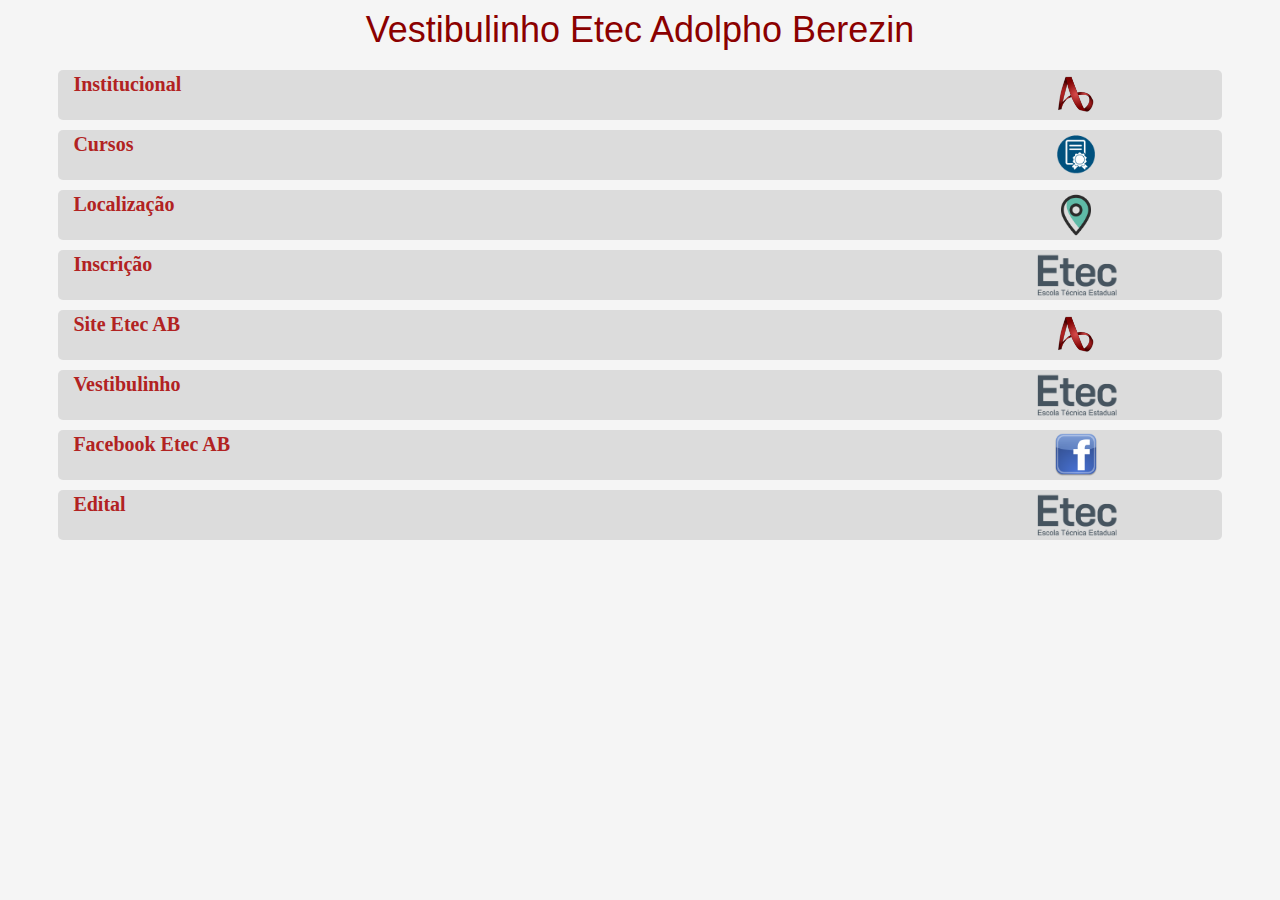
<file: www/index.html>
<!DOCTYPE HTML>
<html>
<head>
  <meta charset="utf-8">
  <meta name="viewport" content="width=device-width, initial-scale=1, maximum-scale=1, user-scalable=no">
  <meta http-equiv="Content-Security-Policy" content="default-src * data: gap: https://ssl.gstatic.com; style-src * 'unsafe-inline'; script-src * 'unsafe-inline' 'unsafe-eval'">
  <script src="components/loader.js"></script>
  <script src="components/comando.js"></script>
  <script src="components/jquery-3.3.1.min.js"></script>
  <script src="js/bootstrap.min.js"></script>

  <link rel="stylesheet" href="components/loader.css">
  <link rel="stylesheet" href="css/bootstrap.css">
  <link rel="stylesheet" href="css/style.css">

</head>
<body>
  <div class="container">
    <div class="row">
      <div class="col-xs-12">
        <h1>Vestibulinho Etec Adolpho Berezin</h1>
      </div>
    </div>

    <a href="institucional.html"><div class="row linkcomp" onclick="abrirInstitucional()">
      <div class="col-xs-9 clbl">
        <label class="lblindex">Institucional</label>
      </div>
      <div class="col-xs-3">
        <img src="img/logoetec.png" class="imgbtn">
      </div>
    </div></a>
    
    <a href="cursos.html"><div class="row linkcomp" onclick="abrirCursos()">
      <div class="col-xs-9 clbl">
        <label class="lblindex">Cursos</label>
      </div>
      <div class="col-xs-3">
        <img src="img/cursos.png" class="imgbtn">
      </div>
    </div></a>
    
    <a href="mapa.html"><div class="row linkcomp" id="" onclick="abrirMapa()">
      <div class="col-xs-9 clbl">
        <label class="lblindex">Localização</label>
      </div>
      <div class="col-xs-3">
        <img src="img/pin.png" class="imgbtn">
      </div>
    </div></a>

    <a href="https://www.vestibulinhoetec.com.br/candidato/dados-acesso.asp"><div class="row linkcomp" id="">
      <div class="col-xs-9 clbl">
        <label class="lblindex">Inscrição</label>
      </div>
      <div class="col-xs-3">
        <img src="img/logotipo-etec.png" class="imgbtn">
      </div>
    </div></a>
    
    <a href="http://eteab.com.br/cms/"><div class="row linkcomp" id="">
      <div class="col-xs-9 clbl">
        <label class="lblindex">Site Etec AB</label>
      </div>
      <div class="col-xs-3">
        <img src="img/logoetec.png" class="imgbtn">
      </div>
    </div></a>

    <a href="https://www.vestibulinhoetec.com.br/home/"><div class="row linkcomp" id="">
      <div class="col-xs-9 clbl">
        <label class="lblindex">Vestibulinho</label>
      </div>
      <div class="col-xs-3">
        <img src="img/logotipo-etec.png" class="imgbtn">
      </div>
    </div></a>
    
    <a href="https://pt-br.facebook.com/etecab/"><div class="row linkcomp" id="">
      <div class="col-xs-9 clbl">
        <label class="lblindex">Facebook Etec AB</label>
      </div>
      <div class="col-xs-3">
        <img src="img/fblogo.png" class="imgbtn">
      </div>
    </div></a>

    <a href="https://www.vestibulinhoetec.com.br/documentos/"><div class="row linkcomp" id="">
      <div class="col-xs-9 clbl">
        <label class="lblindex">Edital</label>
      </div>
      <div class="col-xs-3">
        <img src="img/logotipo-etec.png" class="imgbtn">
      </div>
    </div></a>

  </div>
</body>
</html>
</file>
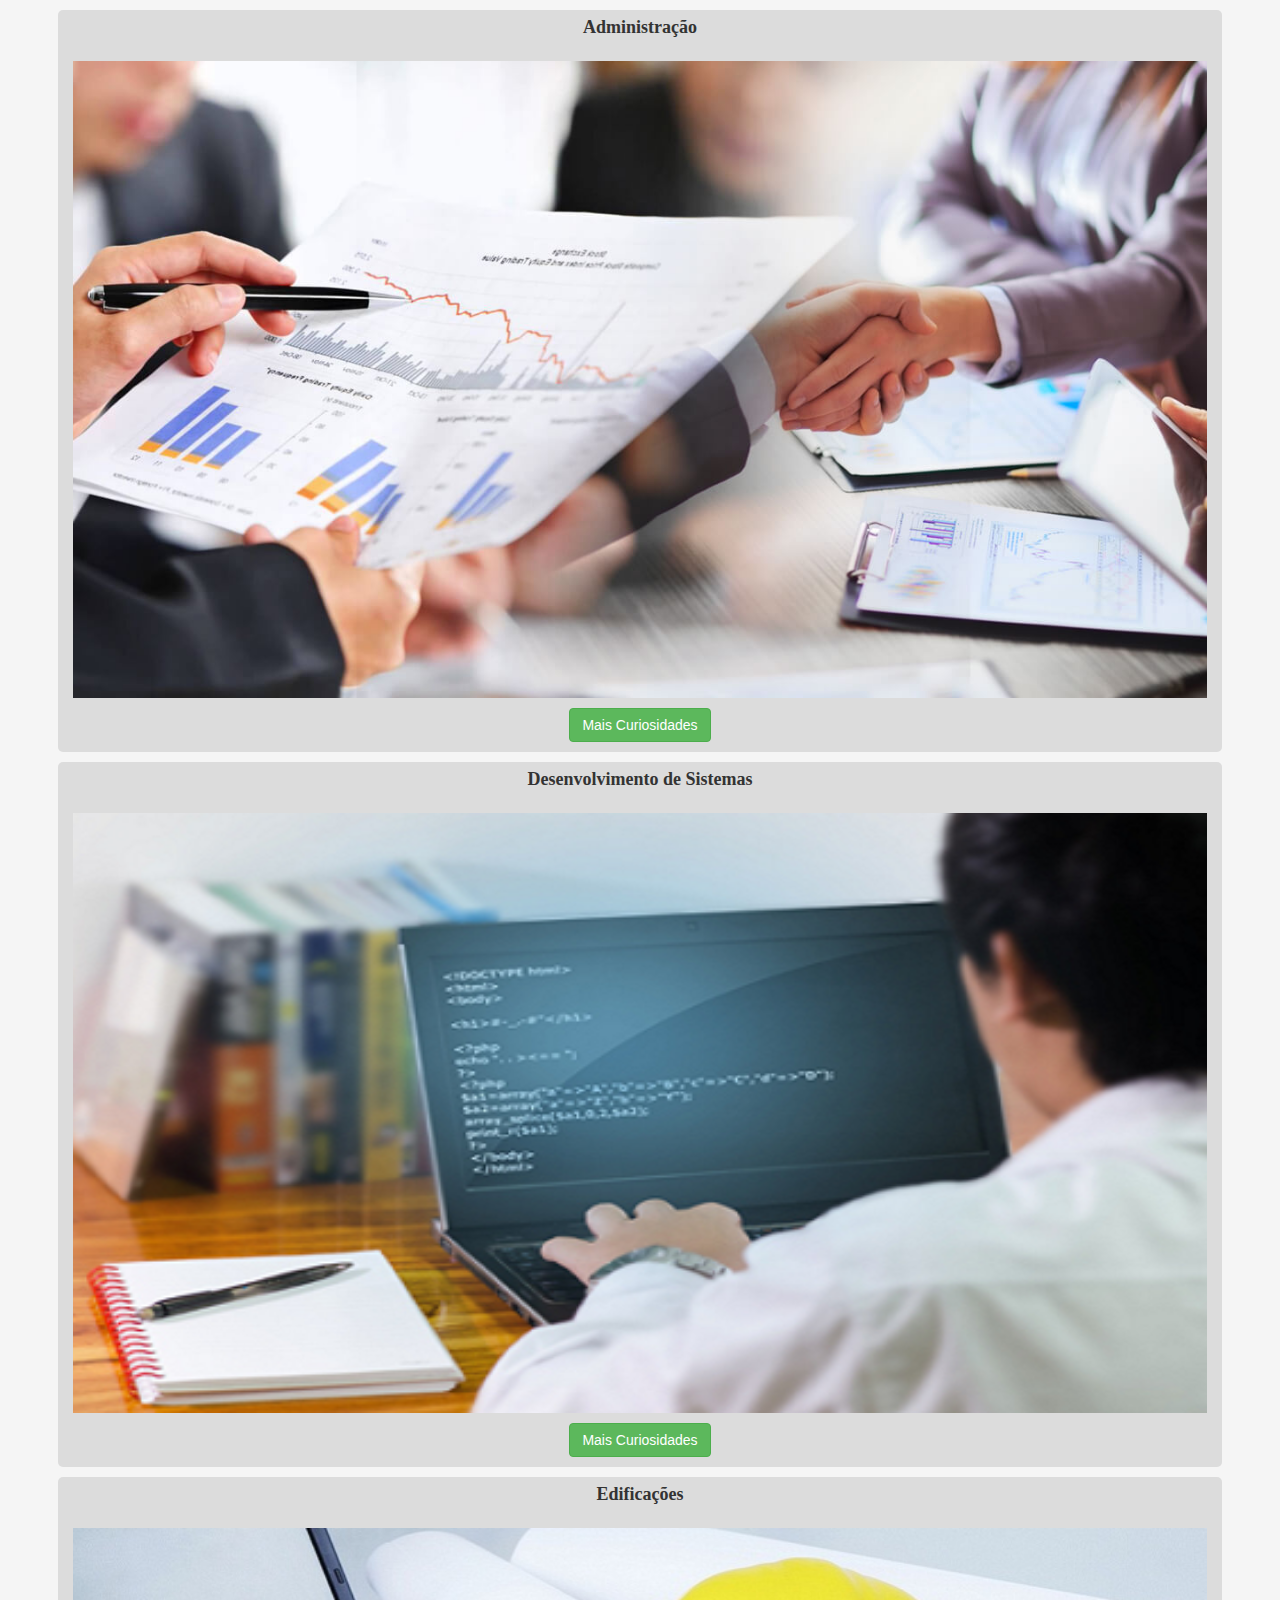
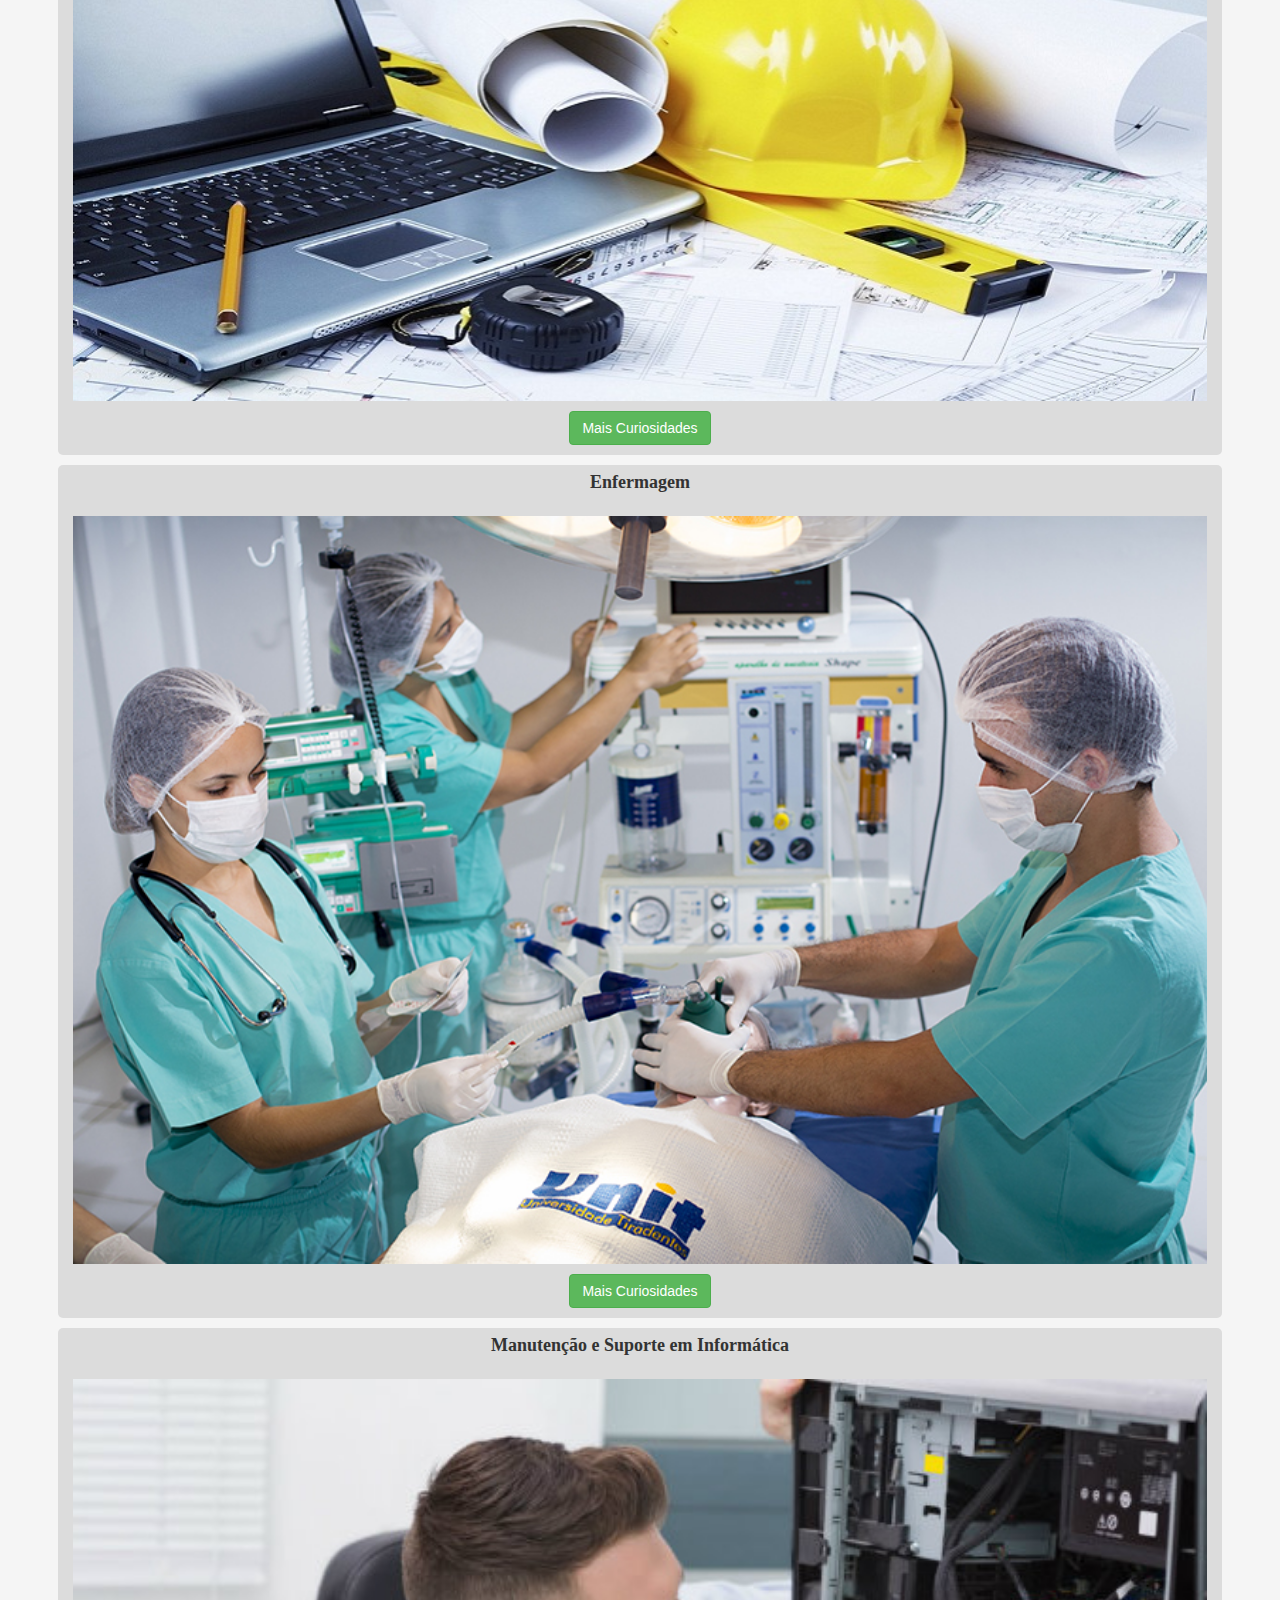
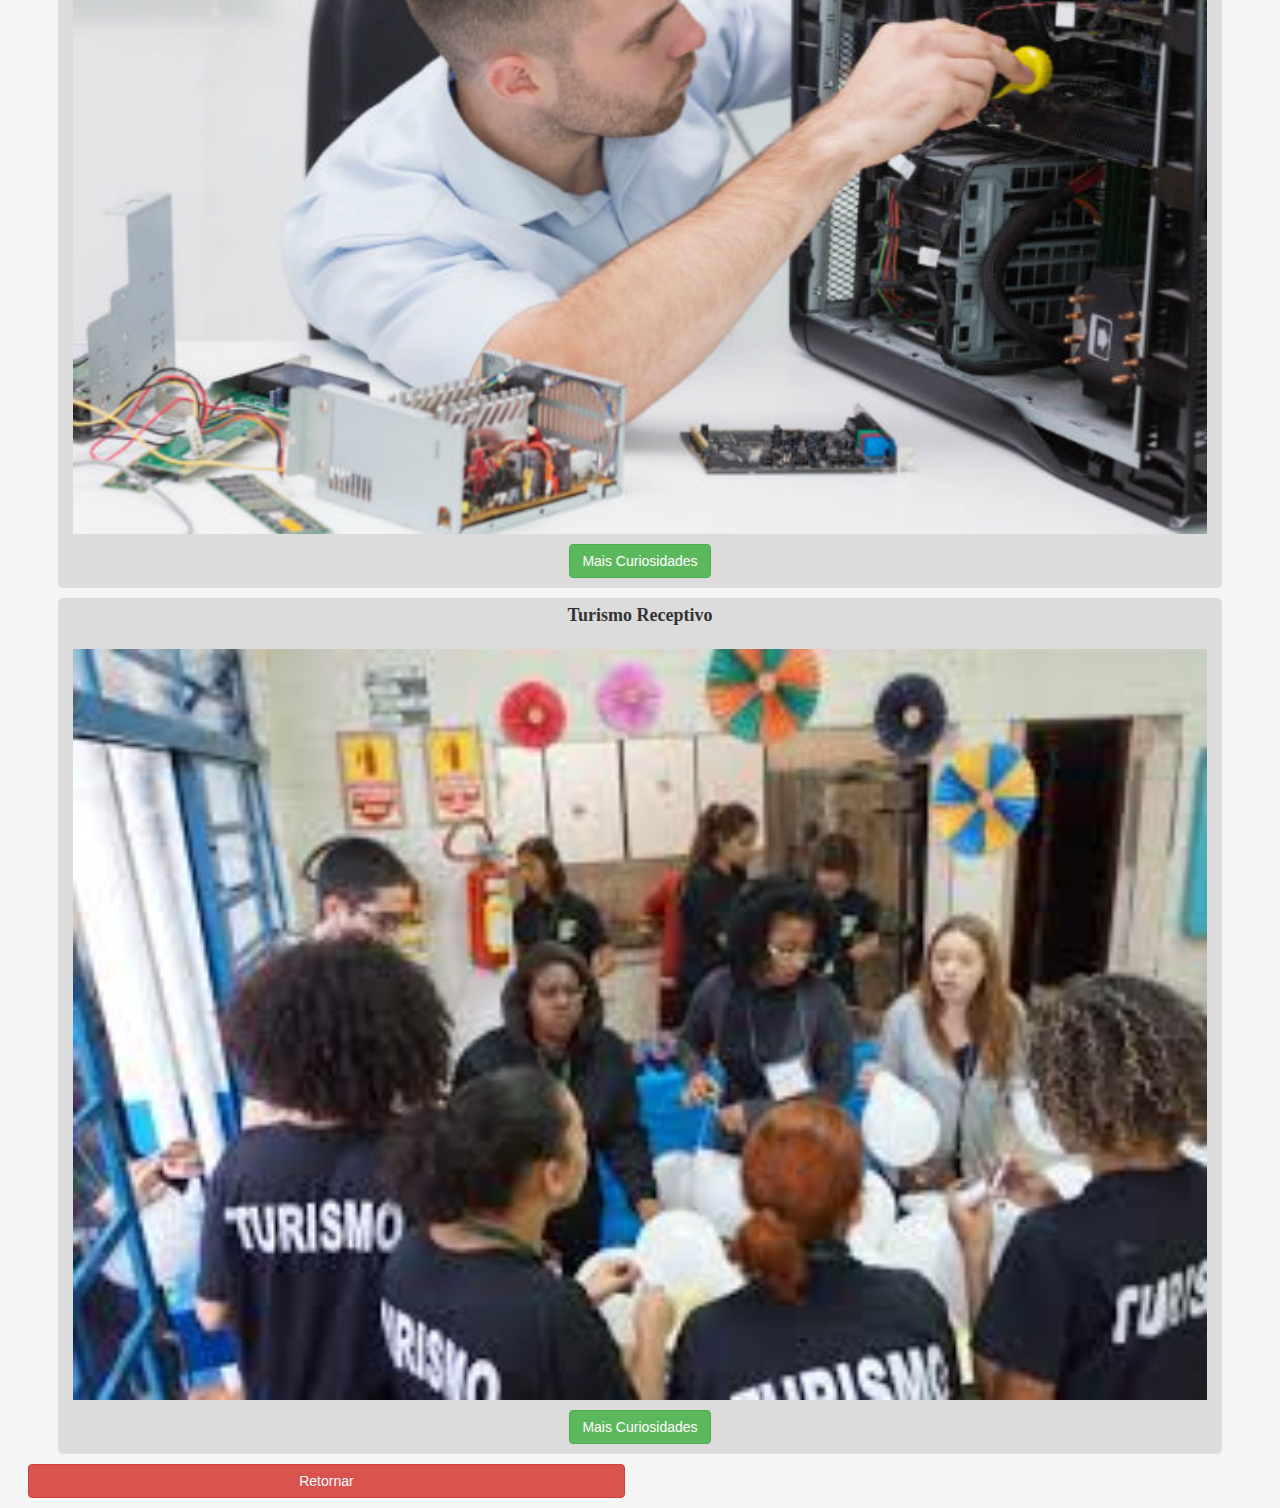
<file: www/cursos.html>
<!DOCTYPE HTML>
<html>
<head>
  <meta charset="utf-8">
  <meta name="viewport" content="width=device-width, initial-scale=1, maximum-scale=1, user-scalable=no">
  <meta http-equiv="Content-Security-Policy" content="default-src * data: gap: https://ssl.gstatic.com; style-src * 'unsafe-inline'; script-src * 'unsafe-inline' 'unsafe-eval'">
  <script src="components/loader.js"></script>
  <script src="components/jquery-3.3.1.min.js"></script>
  <script src="components/comando.js"></script>
  <script src="js/bootstrap.min.js"></script>

  <link rel="stylesheet" href="components/loader.css">
  <link rel="stylesheet" href="css/bootstrap.css">
  <link rel="stylesheet" href="css/style.css">

</head>
<body>
    <div class="container">
      <!--
      <div class="row rcursos">
        <div class="col-xs-12">
          
          <div id="carousel" class="carousel slide" date-ride="carousel">
              <ol class="carousel-indicators">
               <li date-target="#carousel" data-slide-to="1" class="active"></li>
               <li date-target="#carousel" data-slide-to="2" ></li>
               <li date-target="#carousel" data-slide-to="3" ></li>
               <li date-target="#carousel" data-slide-to="4" ></li>
               <li date-target="#carousel" data-slide-to="5" ></li>
               <li date-target="#carousel" data-slide-to="6" ></li>
              </ol>
              <div class="carousel-inner" role="listbox">
               <div class="item active">
                 <img src="img/administracao.jpg" alt="">
                 <div class="carousel-caption">
                   <label class="administracao" data-toggle="modal" data-target="#modal" id="administracao">Administração</label>
                 </div>
                </div>
                <div class="item">
                  <img src="img/desenvolvedor.png" alt="">
                  <div class="carousel-caption">
                    <label class="desenvolvedor" data-toggle="modal" data-target="#modal2" id="desenvolvedor">Desenvolvimento de Sistemas</label>
                  </div>
                </div>
                <div class="item">
                  <img src="img/edificacoes.jpg" alt="">
                  <div class="carousel-caption">
                    <label class="desenvolvedor" data-toggle="modal" data-target="#modal3" id="edificacoes">Edificações</label>
                  </div>
                </div>
                <div class="item">
                  <img src="img/enfermagem.jpg" alt="">
                  <div class="carousel-caption">
                    <label class="enfermagem" data-toggle="modal" data-target="#modal4" id="enfermagem">Enfermagem</label>
                  </div>
                </div>
                <div class="item">
                  <img src="img/manutencao.jpg" alt="">
                  <div class="carousel-caption">
                    <label class="manutencao" data-toggle="modal" data-target="#modal5" id="manutencao">Manutenção e Suporte em Informática</label>
                 </div>
                </div>
                 <div class="item">
                  <img src="img/" alt="">
                  <div class="carousel-caption">
                    <label class="turismo" data-toggle="modal" data-target="#modal6" id="turismo">Turismo Receptivo</label>
                 </div>
               </div>
              </div>
               <a href="#carousel" class="left carousel-control" data-slide="prev">
                 <span class="glyphicon glyphicon-chevron-left"></span>
             </a>
               <a href="#carousel" class="right carousel-control" data-slide="next">
                 <span class="glyphicon glyphicon-chevron-right"></span>
             </a>
            </div>
            
            <div id="carousel" class="carousel slide" data-ride="carousel">
              <ol class="carousel-indicators">
               <li date-target="#carousel" data-slide-to="0" class="active"></li>
               <li date-target="#carousel" data-slide-to="1" ></li>
               <li date-target="#carousel" data-slide-to="2" ></li>
               <li date-target="#carousel" data-slide-to="3" ></li>
               <li date-target="#carousel" data-slide-to="4" ></li>
               <li date-target="#carousel" data-slide-to="5" ></li>
              </ol>
              <div class="carousel-inner">
                <div class="item active">
                  <img src="img/administracao.jpg" class="">
                  <div class="carousel-caption">
                    <label data-toggle="modal" data-target="#modal">Administração</label>
                  </div>
                </div>
                <div class="item">
                  <img src="img/desenvolvedor.png" class="">
                  <div class="carousel-caption">
                    <label data-toggle="modal" data-target="#modal2">Desenvolvimento de Sistemas</label>
                  </div>
                </div>
                <div class="item">
                  <img src="img/edificacoes.jpg" class="">
                  <div class="carousel-caption">
                    <label data-toggle="modal" data-target="#modal3">Edificações</label>
                  </div>
                </div>
                <div class="item">
                  <img src="img/enfermagem.jpg" class="">
                  <div class="carousel-caption">
                    <label data-toggle="modal" data-target="#modal4">Enfermagem</label>
                  </div>
                </div>
                <div class="item">
                  <img src="img/manutencao.jpg" class="">
                  <div class="carousel-caption">
                    <label data-toggle="modal" data-target="#modal5">Manutenção e Suporte em Informática</label>
                  </div>
                </div>
                <div class="item">
                  <img src="img/turismo.jpg" class="">
                  <div class="carousel-caption">
                    <label data-toggle="modal" data-target="#modal6">Turismo Receptivo</label>
                  </div>
                </div>
              </div>
              <a href="#carousel" class="left carousel-control" role="button" data-slide="prev">
                <span class="glyphicon glyphicon-chevron-left" aria-hidden="true"></span>
              </a>
              <a href="#carousel" class="right carousel-control" role="button" data-slide="next">
                <span class="glyphicon glyphicon-chevron-right" aria-hidden="true"></span>
              </a>
            </div>
        </div>
      </div>
      -->
      <!-- Janela da modal 
      <!--
      <div class="modal fade" tabindex="-1" role="dialog" id="modal">
       <div class="modal-dialog" role="document">
        <div class="modal-content">
         <div class="modal-header">
           <h3>Administração</h3>
        </div>
        <div class="modal-body">
         <div class="row">
           <div class="col-xs-12">
             <p>Hoje em dia, o mercado de trabalho exige indivíduos que apresentem soluções imediatas e inovadoras. Sendo assim, o papel de um administrador é diagnosticar as falhas e, prontamente, apontar uma alternativa para remediar esse cenário. Além disso, o resumo de qualificações para administração conta com planejamento e liderança de equipes.

            Vale salientar que esta é uma das profissões mais versáteis, uma vez que qualquer empreendimento precisa de um administrador. Entidades, estabelecimentos comerciais, gestões públicas e organizações carecem de uma figura que mostre onde estão as suas vulnerabilidades, visando que essas falhas não aconteçam novamente.</p>
           </div>
         </div>
          <div class="modal-footer">
           <button type="button" class="btn btn-default" data-dismiss="modal">Sair</button>
          </div>
        </div>
      </div>
    </div>
     </div>
      <div class="modal fade" tabindex="-1" role="dialog" id="modal2">
      <div class="modal-dialog" role="document">
       <div class="modal-content">
         <div class="modal-header">
           <h3>Desenvolvimento de Sistema</h3>
        </div>
        <div class="modal-body">
         <div class="row">
           <div class="col-xs-12">
             <p>O curso de Análise e Desenvolvimento de Sistemas forma profissionais capazes de desenvolver, analisar, projetar, implementar e atualizar sistemas de informação para diversos setores de atividades.

            O estudante adquire uma base teórica sólida e uma intensa vivência prática na programação de projetos de computação.

            Ao final do curso, se qualifica para a criação de sistemas informatizados, com conhecimento de programação dos mais diversos tipos e linguagens operacionais. Para isso, gostar de cálculos e ter raciocínio rápido e lógico são fundamentais.

            Apesar de parecido com Sistemas de Informação, o curso de Análise e Desenvolvimento de Sistemas oferece ao aluno uma experiência mais intensa na resolução prática de problemas.

            Com a informatização de praticamente todos os setores da economia, a presença do profissional de informática e computação tornou-se imprescindível. No mercado de trabalho, ele pode atuar em empresas do setor público e privado, como empresas de Tecnologia de Informação (TI) e de telecomunicações.

            É importante que o profissional se mantenha atualizado sobre as linguagens de programação e os ambientes operacionais.</p>
            </div>
          </div>
        </div>
       </div>
      </div>
        </div>
         <div class="modal fade" tabindex="-1" role="dialog" id="modal3">
          <div class="modal-dialog" role="document">
           <div class="modal-content">
             <div class="modal-header">
               <h3>Enfermagem</h3>
             </div>
              <div class="modal-body">
               <div class="row">
                <div class="col-xs-12">
                 <p>O enfermeiro se dedica a promover, a manter e a restabelecer a saúde das pessoas, trabalhando em parceria com outros profissionais – médicos, nutricionistas e psicólogos, por exemplo. Este profissional é indispensável em hospitais, trabalha em clínicas e presta atendimento domiciliar. Coleta dados sobre o estado de saúde do paciente e define a conduta a ser seguida pela equipe de enfermagem.

                É responsável pela higiene, alimentação, administração de remédios e pelos curativos. No campo da saúde coletiva, atua em comunidades, na prevenção de doenças ou fazendo trabalho educativo.</p>
               </div>
             </div>
            </div>
          </div>
         </div>
         </div>
          <div class="modal fade" tabindex="-1" role="dialog" id="modal4">
           <div class="modal-dialog" role="document">
            <div class="modal-content">
             <div class="modal-header">
               <h3>Manutenção e Suporte de Informática</h3>
             </div>
              <div class="modal-body">
               <div class="row">
                <div class="col-xs-12">
                 <p>A informática ou Tecnologia da Informação (TI) é um componente indispensável nas organizações, na medida em que as soluções tecnológicas por ela geradas automatizam processos e são fonte de vantagens competitivas por meio da análise de cenários, apoio ao processo decisório, definição e implementação de novas estratégias organizacionais. Assim, cresce a preocupação com a coleta, o armazenamento, o processamento e a transmissão da informação.
 
                 O curso Técnico em Manutenção e Suporte em Informática tem por objetivo capacitar profissionais para fazer a instalação, configuração e manutenção de equipamentos de informática, a configuração e gerenciamento de redes de computadores, além de dar suporte na utilização dos mais diversos softwares e na identificação das necessidades de substituição ou atualização tecnológica.</p>
               </div>
             </div>
            </div>
          </div>
         </div>
          </div>
            <div class="modal fade" tabindex="-1" role="dialog" id="modal5">
           <div class="modal-dialog" role="document">
            <div class="modal-content">
             <div class="modal-header">
               <h3>Turismo</h3>
             </div>
              <div class="modal-body">
               <div class="row">
                <div class="col-xs-12">
                 <p>Este bacharel faz o planejamento, a organização, a promoção e a divulgação de viagens, eventos e atividades de lazer e de negócios. Elabora roteiros, acompanha turistas, organiza feiras, congressos e exposições. Em agências, operadoras e sites turísticos, comanda as vendas de passagens e reservas em hotéis.

                Pode gerenciar hotéis, empresas de eventos e empreendimentos de lazer, como parques temáticos. Em prefeituras e órgãos públicos, coordena a exploração turística de uma região, promovendo e divulgando as atrações locais. Você pode ingressar na carreira como tecnólogo.</p>
               </div>
             </div>
            </div>
          </div>
         </div>
          </div>
         <div class="row rmapa">
          <div class="col-xs-6">
            <button class="btn btn-danger btn-block" onclick="retornar()">Retornar</button>
        </div>
      </div>
      -->
      <div class="row linkcurso">
        <div class="col-xs-12">
          <label class="lblcurso">Administração</label>
          <img src="img/administracao.jpg" class="imgcurso">
           <button class="btn btn-success btncurso" data-toggle="modal" data-target="#administracao">Mais Curiosidades</button>
        </div>
      </div>

      <div class="row linkcurso">
        <div class="col-xs-12">
          <label class="lblcurso">Desenvolvimento de Sistemas</label>
          <img src="img/desenvolvedor.png" class="imgcurso">
           <button class="btn btn-success btncurso" data-toggle="modal" data-target="#desenvolvedor">Mais Curiosidades</button>
        </div>
      </div>

      <div class="row linkcurso">
        <div class="col-xs-12">
          <label class="lblcurso">Edificações</label>
          <img src="img/edificacoes.jpg" class="imgcurso">
          <button class="btn btn-success btncurso" data-toggle="modal" data-target="#edificacoes">Mais Curiosidades</button>
        </div>
      </div>

      <div class="row linkcurso">
        <div class="col-xs-12">
          <label class="lblcurso">Enfermagem</label>
          <img src="img/enfermagem.jpg" class="imgcurso">
           <button class="btn btn-success btncurso" data-toggle="modal" data-target="#enfermagem">Mais Curiosidades</button>
        </div>
      </div>

      <div class="row linkcurso">
        <div class="col-xs-12">
          <label class="lblcurso">Manutenção e Suporte em Informática</label>
          <img src="img/manutencao.jpg" class="imgcurso">
           <button class="btn btn-success btncurso" data-toggle="modal" data-target="#manutencao">Mais Curiosidades</button>
        </div>
      </div>

      <div class="row linkcurso">
        <div class="col-xs-12">
          <label class="lblcurso">Turismo Receptivo</label>
          <img src="img/turismo.jpg" class="imgcurso">
           <button class="btn btn-success btncurso" data-toggle="modal" data-target="#turismo">Mais Curiosidades</button>
        </div>
      </div>

      <div class="row">
        <div class="col-xs-6">
          <button class="btn btn-danger btn-block btncurso" onclick="retornar()">Retornar</button>
        </div>
      </div>

      

     <!-- Modal de Administração --> 
     <div id="administracao" class="modal fade" role="dialog" tabindex="-1">
      <div class="modal-dialog" role="document">
       <div class="modal-content">

        <div class="modal-header">
          <h3 class="modal-title">Administração</h3>
        </div>

         <div class="modal-body">
          <div class="row">
            <div class="col-xs-12">
              <p class="pmodal">
                Hoje em dia, o mercado de trabalho exige indivíduos que apresentem soluções imediatas e inovadoras. Sendo assim, o papel de um administrador é diagnosticar as falhas e, prontamente, apontar uma alternativa para remediar esse cenário. Além disso, o resumo de qualificações para administração conta com planejamento e liderança de equipes.<br>

                Vale salientar que esta é uma das profissões mais versáteis, uma vez que qualquer empreendimento precisa de um administrador. Entidades, estabelecimentos comerciais, gestões públicas e organizações carecem de uma figura que mostre onde estão as suas vulnerabilidades,  visando que essas falhas não aconteçam novamente.
              </p>
            </div>
          </div>
         </div>

         <div class="modal-footer">
          <button class="btn btn-danger" data-dismiss="modal">Fechar</button>
        </div>

       </div>
      </div>
     </div>
        <!-- Modal de Desenvolvimento de Sistema --> 
        <div id="desenvolvedor" class="modal fade" role="dialog" tabindex="-1">
         <div class="modal-dialog" role="document">
          <div class="modal-content">

            <div class="modal-header">
              <h3 class="modal-title">Desenvolvimento de Sistemas</h3>
            </div>

            <div class="modal-body">
              <div class="row">
                <div class="col-xs-12">
                  <p class="pmodal">
                    O curso de Desenvolvimento de Sistemas forma profissionais capazes de desenvolver, analisar, projetar, implementar e atualizar sistemas de informação para diversos setores de atividades.<br>

                    O estudante adquire uma base teórica sólida e uma intensa vivência prática na programação de projetos de computação.<br>
    
                    Ao final do curso, se qualifica para a criação de sistemas informatizados, com conhecimento de programação dos mais diversos tipos e linguagens operacionais. Para isso, gostar de cálculos e ter raciocínio rápido e lógico são fundamentais.<br>

                    Apesar de parecido com Informática, o curso de Desenvolvimento de Sistemas oferece ao aluno uma experiência mais intensa na resolução prática de problemas.<br>

                    Com a informatização de praticamente todos os setores da economia, a presença do profissional de informática e computação tornou-se imprescindível. No mercado de trabalho, ele pode atuar em empresas do setor público e privado, como empresas de Tecnologia de Informação (TI) e de telecomunicações.<br>

                    É importante que o profissional se mantenha atualizado sobre as linguagens de programação e os ambientes operacionais.
                  </p>
                </div>
              </div>
            </div>

            <div class="modal-footer">
              <button class="btn btn-danger" data-dismiss="modal">Fechar</button>
            </div>

          </div>
         </div>
        </div>

        <!-- Modal de edificações -->
        <div id="edificacoes" class="modal fade" role="dialog" tabindex="-1">
          <div class="modal-dialog" role="document">
            <div class="modal-content">
              
              <div class="modal-header">
                <h3 class="modal-title">Edificações</h3>
              </div>

              <div class="modal-body">
                <div class="row">
                  <div class="col-xs-12">
                    <p class="pmodal">
                      
                      O curso técnico em Edificações tem como principal objetivo fornecer conhecimentos para que o aluno tenha habilidades para interpretar e desenhar construções, elaborar orçamentos e cronogramas, gerenciar obras prediais e escolher materiais de boa qualidade.<br>

                      O curso prepara o aluno para que ele trabalhe dentro dos procedimentos legais, sempre levando em consideração a preservação ambiental e o respeito às leis. Além disso, oferece disciplinas que permitem fazer análises de projetos utilizando ferramentas computacionais, verificando qual é a viabilidade deles.<br>

                      O curso de Edificações possui disciplinas de diversas áreas do conhecimento. Matérias que envolvem desenhos estão presentes em todo o curso e é nelas que os alunos irão aprender a fazer esboços de obras e plantas.

                    </p>
                  </div>
                </div>
              </div>

              <div class="modal-footer">
                <button class="btn btn-danger" data-dismiss="modal">Fechar</button>
              </div>

            </div>
          </div>
        </div>

        <!-- Modal de Enfermagem --> 
        <div id="enfermagem" class="modal fade" role="dialog" tabindex="-1">
         <div class="modal-dialog" role="document">
          <div class="modal-content">

            <div class="modal-header">
              <h3 class="modal-title">Enfermagem</h3>
            </div>

            <div class="modal-body">
              <div class="row">
                <div class="col-xs-12">
                  <p class="pmodal">
                    O enfermeiro se dedica a promover, a manter e a restabelecer a saúde das pessoas, trabalhando em parceria com outros profissionais – médicos, nutricionistas e psicólogos, por exemplo. Este profissional é indispensável em hospitais, trabalha em clínicas e presta atendimento domiciliar. Coleta dados sobre o estado de saúde do paciente e define a conduta a ser seguida pela equipe de enfermagem.<br>

                    É responsável pela higiene, alimentação, administração de remédios e pelos curativos. No campo da saúde coletiva, atua em comunidades, na prevenção de doenças ou fazendo trabalho educativo.
                  </p>
                </div>
              </div>
            </div>

            <div class="modal-footer">
              <button class="btn btn-danger" data-dismiss="modal">Fechar</button>
            </div>

          </div>
         </div>
        </div>

        <!-- Modal de Manutenção de Informática --> 
       <div id="manutencao" class="modal fade" role="dialog" tabindex="-1">
        <div class="modal-dialog" role="document">
          <div class="modal-content">

            <div class="modal-header">
              <h3 class="modal-title">Manutenção e Suporte em Informática</h3>
            </div>

            <div class="modal-body">
              <div class="row">
                <div class="col-xs-12">
                  <p class="pmodal">
                    A informática ou Tecnologia da Informação (TI) é um componente indispensável nas organizações, na medida em que as soluções tecnológicas por ela geradas automatizam processos e são fonte de vantagens competitivas por meio da análise de cenários, apoio ao processo decisório, definição e implementação de novas estratégias organizacionais. Assim, cresce a preocupação com a coleta, o armazenamento, o processamento e a transmissão da informação.<br>
    
                    O curso Técnico em Manutenção e Suporte em Informática tem por objetivo capacitar profissionais para fazer a instalação, configuração e manutenção de equipamentos de informática, a configuração e gerenciamento de redes de computadores, além de dar suporte na utilização dos mais diversos softwares e na identificação das necessidades de substituição ou atualização tecnológica.
                  </p>
                </div>
              </div>
            </div>

            <div class="modal-footer">
              <button class="btn btn-danger" data-dismiss="modal">Fechar</button>
            </div>

          </div>
        </div>
       </div>

        <!-- Modal de turismo --> 
        <div id="turismo" class="modal fade" role="dialog" tabindex="-1">
         <div class="modal-dialog" role="document">
          <div class="modal-content">

            <div class="modal-header">
              <h3 class="modal-title">Turismo Receptivo</h3>
            </div>

            <div class="modal-body">
              <div class="row">
                <div class="col-xs-12">
                  <p class="pmodal">
                    O Técnico em Guia de Turismo é o profissional responsável por orientar e conduzir pessoas ou grupos durante traslados, passeios, visitas e viagens. Ele informa sobre aspectos socioculturais, históricos, ambientais, geográficos e outros de interesse do turista.<br>

                    Está sob as responsabilidades de um Técnico em Guia de Turismo apresentar aos visitantes opções de roteiros e itinerários turísticos disponíveis e, utilizar instrumentos de comunicação, localização, técnicas de condução, de interpretação ambiental e cultural, orientar e conduzir pessoas ou grupos durante traslados, passeios, visitas, viagens, com ética profissional e respeito ao ambiente, à cultura e à legislação.<br>

                    O Técnico em Guia de Turismo por ser o profissional responsável por orientar e conduzir pessoas ou grupos durante traslados, passeios, visitas e viagens se relaciona com a área Turística e Hoteleira.

                  </p>
                </div>
              </div>
            </div>

          <div class="modal-footer">
            <button class="btn btn-danger" data-dismiss="modal">Fechar</button>
          </div>

          </div>
         </div>
        </div>

    </div>
</body>
</html>
</file>
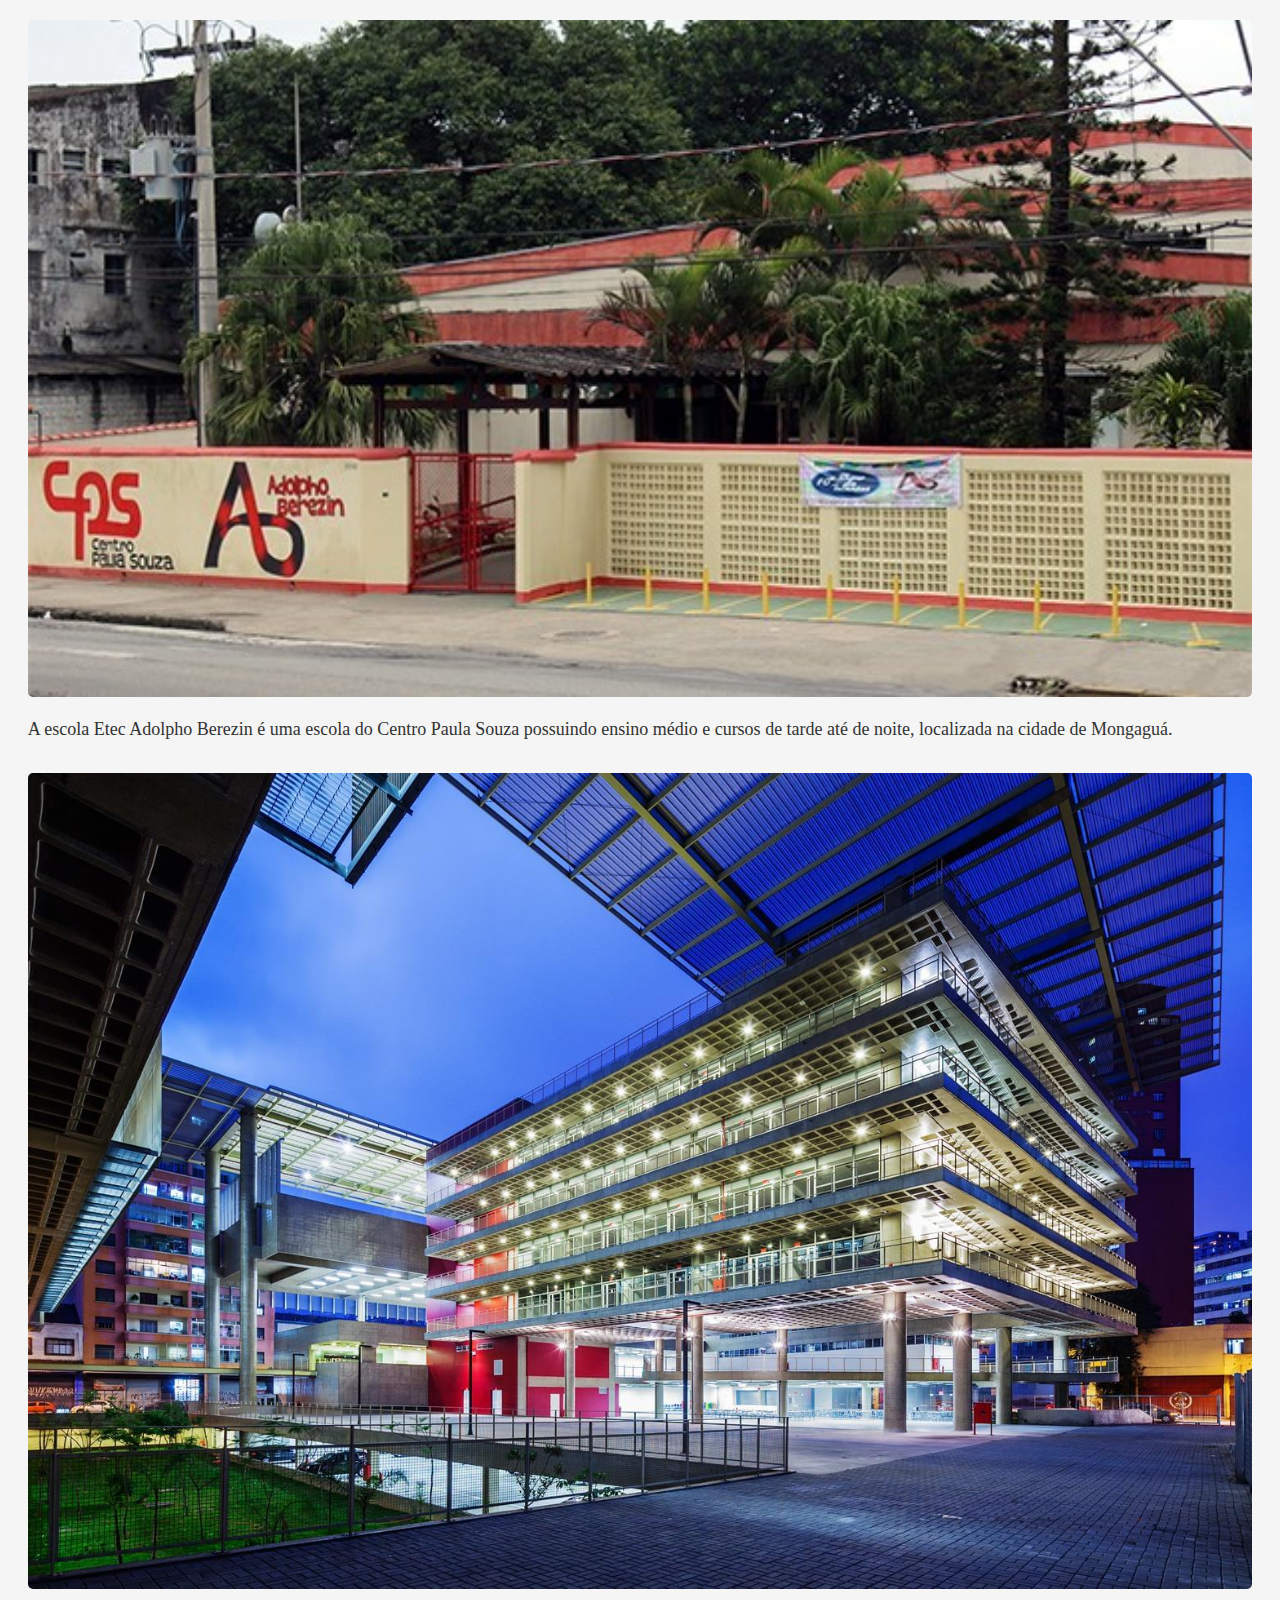
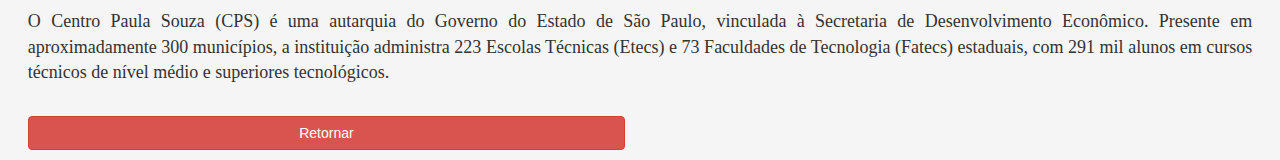
<file: www/institucional.html>
<!DOCTYPE HTML>
<html>
<head>
  <meta charset="utf-8">
  <meta name="viewport" content="width=device-width, initial-scale=1, maximum-scale=1, user-scalable=no">
  <meta http-equiv="Content-Security-Policy" content="default-src * data: gap: https://ssl.gstatic.com; style-src * 'unsafe-inline'; script-src * 'unsafe-inline' 'unsafe-eval'">
  <script src="components/loader.js"></script>
  <script src="components/jquery-3.3.1.min.js"></script>
  <script src="components/comando.js"></script>
  <script src="js/bootstrap.min.js"></script>

  <link rel="stylesheet" href="components/loader.css">
  <link rel="stylesheet" href="css/bootstrap.css">
  <link rel="stylesheet" href="css/style.css">

</head>
<body>
    <div class="container">
      <div class="row rinst">
        <div class="col-xs-12">
          <img src="img/etec.jpg" class="imginst">
        </div>
      </div>
      <div class="row rinst">
        <div class="col-xs-12">
          <p class="pinst">
            A escola Etec Adolpho Berezin é uma escola do Centro Paula Souza possuindo ensino médio e cursos de tarde até de noite, localizada na cidade de Mongaguá.
          </p>
        </div>
      </div>
      <div class="row rinst">
        <div class="col-xs-12">
          <img src="img/centropaulasouza.jpg " class="imginst">
        </div>
      </div>
      <div class="row rinst">
        <div class="col-xs-12">
          <p class="pinst">
            O Centro Paula Souza (CPS) é uma autarquia do Governo do Estado de São Paulo, vinculada à Secretaria de Desenvolvimento Econômico. Presente em aproximadamente 300 municípios, a instituição administra 223 Escolas Técnicas (Etecs) e 73 Faculdades de Tecnologia (Fatecs) estaduais, com 291 mil alunos em cursos técnicos de nível médio e superiores tecnológicos.
          </p>
        </div>
      </div>
      <div class="row rinst">
        <div class="col-xs-6">
          <button class="btn btn-danger btn-block" onclick="retornar()">Retornar</button>
        </div>
      </div>
    </div>
</body>
</html>
</file>
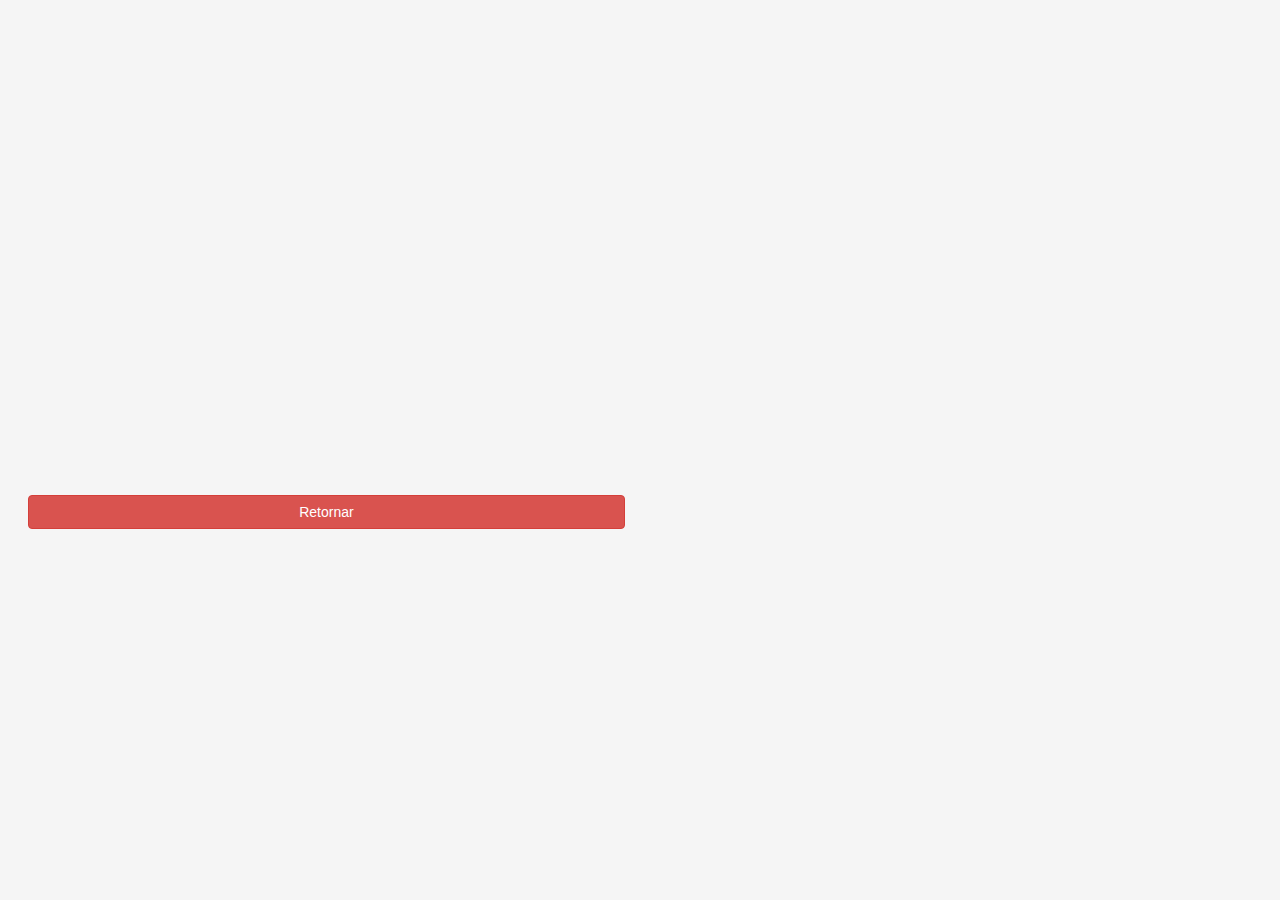
<file: www/mapa.html>
<!DOCTYPE HTML>
<html>
<head>
  <meta charset="utf-8">
  <meta name="viewport" content="width=device-width, initial-scale=1, maximum-scale=1, user-scalable=no">
  <meta http-equiv="Content-Security-Policy" content="default-src * data: gap: https://ssl.gstatic.com; style-src * 'unsafe-inline'; script-src * 'unsafe-inline' 'unsafe-eval'">
  <script src="components/loader.js"></script>
  <script src="components/jquery-3.3.1.min.js"></script>
  <script src="components/comando.js"></script>
  <script src="js/bootstrap.min.js"></script>

  <link rel="stylesheet" href="components/loader.css">
  <link rel="stylesheet" href="css/bootstrap.css">
  <link rel="stylesheet" href="css/style.css">

</head>
<body>
    <div class="container">
      <div class="row rmapa">
        <div class="col-xs-12">
          <iframe src="https://www.google.com/maps/embed?pb=!1m18!1m12!1m3!1d3641.418263913369!2d-46.68096998488982!3d-24.12194508440748!2m3!1f0!2f0!3f0!3m2!1i1024!2i768!4f13.1!3m3!1m2!1s0x94ce280e6bbd43ed%3A0x9a808204bd559fab!2sAv.+Monteiro+Lobato%2C+8000+-+Balne%C3%A1rio+Ita%C3%B3ca%2C+Mongagu%C3%A1+-+SP%2C+11730-000!5e0!3m2!1spt-BR!2sbr!4v1533318390082" frameborder="0" allowfullscreen id="mapa"></iframe>
        </div>
      </div>
      <div class="row rmapa">
        <div class="col-xs-6">
          <button class="btn btn-danger btn-block" onclick="retornar()">Retornar</button>
        </div>
      </div>
    </div>
</body>
</html>
</file>
<file: www/components/loader.css>
/**
 * This is an auto-generated code by Monaca JS/CSS Components.
 * Please do not edit by hand.
 */

/*** <GENERATED> ***/
</file>
<file: www/css/style.css>
/**/

body{
  background-color: whitesmoke;
}

.container{
  width: 98%;
  text-align: center;
  justify-content: center;
  align-items: center;
}

h1{
  font-family: Helvetica;
  color: darkred;
  margin-top: 10px;
}

.row{
  text-align: center;
}

.imgbtn{
  max-width: 100%;
  max-height: 50px;
  text-align: center;
  padding-top: 3px;
  padding-bottom: 3px;
}

.imgcurso{
  width: 100%;
  text-align: center;
  padding-top: 10px;
  padding-bottom: 10px;
  border-radius: 5px 5px 5px 5px;
}

.linkcomp{
  background-color: gainsboro;
  width: 95%;
  height: 50px;
  text-align: center;
  border-radius: 5px 5px 5px 5px;
  margin: 10px;
  margin-left: auto;
  margin-right: auto;

}

.linkcurso{
  background-color: gainsboro;
  width: 95%;
  text-align: center;
  border-radius: 5px 5px 5px 5px;
  margin: 10px;
  margin-left: auto;
  margin-right: auto;
}

.lblindex{
  font-size: 20px;
  font-family: verdana;
  padding-top: -50%;
  padding-bottom: -50%;
}

.clbl{
  text-align: justify;
  padding-top: -50%;
  padding-bottom: -50%;
}

#mapa{
  width: 98%;
  height: 450px;
  border:0;
  border-radius: 5px 5px 5px 5px;
}

.rinst{
  margin-top: 20px;
  margin-bottom: 10px;
}

.rcursos{
  margin-top: 20px;
  margin-bottom: 10px;
}

.rmapa{
  margin-top: 20px;
  margin-bottom: 10px;
} 

#carousel{
  width: 100%;
  margin-top: 20px;
}

a{
  color: firebrick;
}

a link{
  text-decoration: none;
}

a hover{
  text-decoration: none;
}

.imginst{
  width: 100%;
  border-radius: 5px 5px 5px 5px;
}

.pinst{
  text-align: justify;
  font-family: verdana;
  font-size: 18px;
}

.btncurso{
  margin-bottom: 10px;
}

.pmodal{
  text-align: justify;
  font-size: 18px;
  font-family: verdana;
}

.lblcurso{
  text-align: center;
  font-family: Verdana;
  font-size: 18px;
  padding: 5px;
}
</file>
